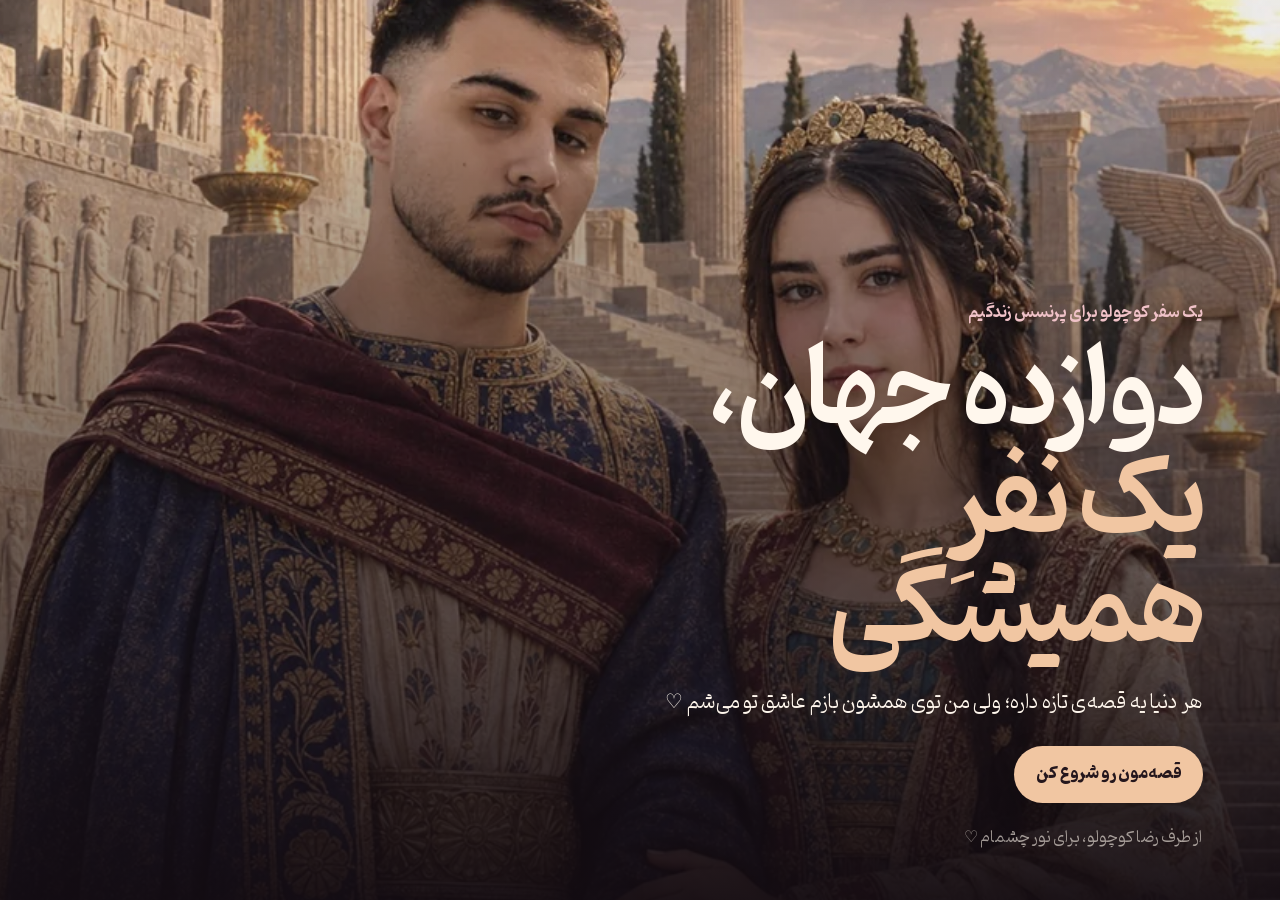
<file: index.html>
<!doctype html>
<html lang="fa" dir="rtl">
  <head>
    <meta charset="UTF-8" />
    <meta
      name="viewport"
      content="width=device-width, initial-scale=1, viewport-fit=cover"
    />
    <meta name="theme-color" content="#221827" />
    <meta name="description" content="دوازده جهان، دوازده قصه — از طرف رضا" />
    <title>دوازده جهان، یک عسل</title>
    <link rel="icon" href="assets/favicon.svg" type="image/svg+xml" />
    <link rel="stylesheet" href="styles.css" />
    <script src="stories.js" defer></script>
    <script src="script.js" defer></script>
  </head>
  <body>
    <a class="skip-link" href="#story-title">رفتن به داستان</a>

    <div class="story-app" id="story-app">
      <section class="intro" id="intro" aria-labelledby="intro-title">
        <div class="intro__image" aria-hidden="true"></div>
        <div class="intro__shade" aria-hidden="true"></div>
        <div class="intro__content">
          <p class="intro__eyebrow">یک سفر کوچولو برای پرنسس زندگیم</p>
          <h1 id="intro-title">دوازده جهان،<br /><em>یک نفرِ همیشگی</em></h1>
          <p class="intro__lead">
            هر دنیا یه قصه‌ی تازه داره؛ ولی من توی همشون بازم عاشق تو می‌شم ♡
          </p>
          <button class="start-button" id="start-story" type="button">
            قصه‌مون رو شروع کن
          </button>
          <p class="intro__from">از طرف رضا کوچولو، برای نور چشمام ♡</p>
        </div>
      </section>

      <main class="reader" id="reader" aria-hidden="true">
        <header class="reader__header">
          <button
            class="brand"
            id="restart-story"
            type="button"
            aria-label="بازگشت به صفحه اول"
          >
            شروع دوباره قصه‌ها
          </button>
          <div class="reader__status">
            <button
              class="music-toggle"
              id="music-toggle"
              type="button"
              aria-pressed="true"
              aria-label="قطع موسیقی"
              title="قطع موسیقی"
            >
              <span class="music-toggle__icon" aria-hidden="true">♫</span>
              <span class="music-toggle__label">موسیقی</span>
            </button>
            <p class="chapter-count">
              فصل <b id="current-number">۱</b> از
              <span id="total-number">۱۲</span>
            </p>
          </div>
        </header>

        <div
          class="story-viewport"
          id="story-viewport"
          tabindex="0"
          aria-label="داستان‌های تصویری؛ برای جابه‌جایی به چپ یا راست بکشید"
        >
          <div class="story-track" id="story-track"></div>
          <p class="swipe-tip" id="swipe-tip">با انگشت ورق بزن</p>
        </div>

        <nav class="reader__controls" aria-label="جابه‌جایی بین فصل‌ها">
          <button
            class="nav-button nav-button--next"
            id="next-story"
            type="button"
          >
            فصل بعد
          </button>
          <div
            class="progress-dots"
            id="progress-dots"
            role="tablist"
            aria-label="فصل‌های داستان"
          ></div>
          <button
            class="nav-button nav-button--previous"
            id="previous-story"
            type="button"
          >
            فصل قبل
          </button>
        </nav>
      </main>

      <section
        class="reality-ending"
        id="reality-ending"
        aria-labelledby="reality-title"
        aria-hidden="true"
      >
        <div class="reality-ending__inner">
          <p class="reality-ending__eyebrow">و اما آخرین دنیا...</p>
          <h2 id="reality-title" tabindex="-1">دنیای واقعیِ خودمون</h2>

          <div class="reality-ending__copy">
            <p>همه‌ی این دنیاها قشنگ بودن...</p>
            <p>
              توی یکی‌شون ملکه بودی، توی یکی پرنسس؛ یک‌جا قهرمان بودی و
              یک‌جا تنها امیدِ آخر دنیا.
            </p>
            <p>
              ولی حقیقت اینه که من برای دوست‌داشتنت به تخت جمشید، قصر،
              مولتی‌ورس یا یک شهر پر از نورهای نئونی احتیاج ندارم.
            </p>
            <p>من تو رو همین‌جا دوست دارم؛ توی همین دنیای معمولی خودمون.</p>
            <p>
              وقتی خسته‌ای، وقتی ساکتی، وقتی خوشحالی، وقتی به خودت شک می‌کنی
              و حتی وقت‌هایی که شاید من نتونستم اون‌طور که باید نشونت بدم
              چقدر برام ارزشمندی.
            </p>
            <p>
              من تلاشت رو می‌بینم، عسل. روزهایی رو که با خستگی ادامه می‌دی
              می‌بینم. مهربونی‌هات، نگرانی‌هات، لبخندت و قلب قشنگی که پشت
              همه‌شون پنهانه رو می‌بینم.
            </p>
            <p>
              شاید نتونم برات دوازده جهان واقعی بسازم، اما دلم می‌خواد توی
              همین یک جهان، آدمی باشم که کنارش احساس امنیت می‌کنی؛ کسی که
              خستگی‌هات پیشش سبک‌تر می‌شن و هیچ‌وقت باعث نمی‌شه فکر کنی کافی
              نیستی.
            </p>
            <p>
              اگر هزار بار دیگه هم بین هزار دنیا گم بشم، باز دنبالت می‌گردم.
              اما خوشبختانه این بار لازم نیست خیلی دور برم...
            </p>
            <p class="reality-ending__promise">
              چون دنیای موردعلاقه‌ی من همین‌جاست؛ هرجایی که تو باشی.
            </p>
          </div>

          <div class="future-photo" role="img" aria-label="قاب عکس آینده‌ی رضا و عسل">
            <span class="future-photo__heart" aria-hidden="true">♡</span>
            <p class="future-photo__title">جای این عکس هنوز خالیه...</p>
            <p>
              چون این یکی رو نمی‌شه ساخت یا از جایی پیدا کرد.<br />
              باید یک روز واقعاً کنار هم بایستیم و خودمون بگیریمش.
            </p>
            <p class="future-photo__waiting">
              بی‌صبرانه منتظر روزی‌ام که فاصله تموم بشه و این قاب رو با
              خاطره‌ی خودمون پُر کنیم.
            </p>
          </div>

          <p class="reality-ending__signoff">
            دوستت دارم، عسلی.<br />از طرف رضا کوچولوت ♡
          </p>
          <button class="ending-restart" id="ending-restart" type="button">
            قصه‌هامون رو دوباره بخونیم
          </button>
        </div>
      </section>

      <p class="live-region" id="live-region" aria-live="polite"></p>
    </div>

    <noscript>برای دیدن این قصه، جاوااسکریپت مرورگر باید روشن باشد.</noscript>
  </body>
</html>
</file>
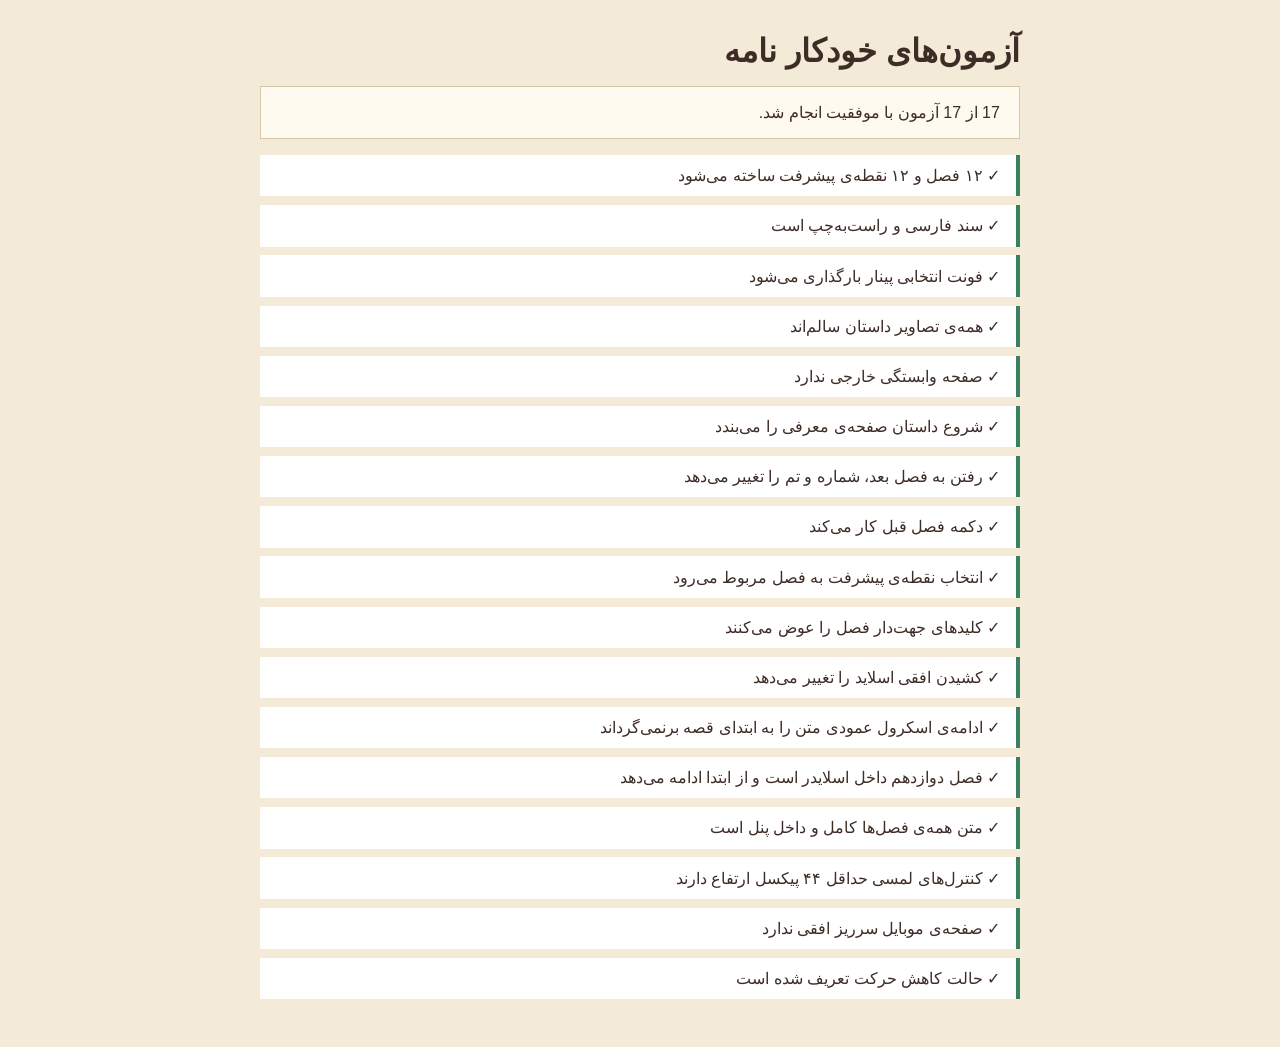
<file: tests.html>
<!doctype html>
<html lang="fa" dir="rtl">
<head>
  <meta charset="UTF-8">
  <meta name="viewport" content="width=device-width, initial-scale=1">
  <title>آزمون‌های LoveLetter</title>
  <style>
    body{margin:0;padding:2rem;font-family:Tahoma,sans-serif;background:#f3ead7;color:#3e2c26}
    main{max-width:760px;margin:auto}h1{margin:0 0 .5rem}.summary{padding:1rem 1.2rem;background:#fffaf0;border:1px solid #d8c6a8}
    ol{padding:0;list-style:none;display:grid;gap:.55rem}.pass,.fail{padding:.7rem 1rem;background:#fff;border-right:4px solid}
    .pass{border-color:#39805e}.fail{border-color:#a6293f}iframe{position:fixed;width:390px;height:844px;left:-10000px;top:0;border:0}
  </style>
</head>
<body>
  <main>
    <h1>آزمون‌های خودکار نامه</h1>
    <p class="summary" id="summary">در حال اجرا...</p>
    <ol id="results"></ol>
  </main>
  <iframe id="app-frame" src="index.html" title="نسخه‌ی آزمایشی سایت"></iframe>
  <script src="tests/browser-tests.js"></script>
</body>
</html>
</file>
<file: styles.css>
@font-face {
  font-family: "Peyda Local";
  src: url("assets/fonts/Peyda-Regular.woff2") format("woff2");
  font-weight: 400;
  font-display: swap;
}

@font-face {
  font-family: "Peyda Local";
  src: url("assets/fonts/Peyda-SemiBold.woff2") format("woff2");
  font-weight: 600;
  font-display: swap;
}

@font-face {
  font-family: "Peyda Local";
  src: url("assets/fonts/Peyda-Bold.woff2") format("woff2");
  font-weight: 700;
  font-display: swap;
}

@font-face {
  font-family: "Pinar Local";
  src: url("assets/fonts/Pinar-Variable.woff2") format("woff2");
  font-weight: 100 900;
  font-display: swap;
}

:root {
  color-scheme: dark;
  --bg: #211921;
  --panel: #ead6b7;
  --accent: #852d3f;
  --ink: #291d20;
  --muted: #6e5654;
  --gutter: clamp(1.1rem, 5vw, 2rem);
  --header-h: 3.85rem;
  --controls-h: 4.7rem;
  --ease: cubic-bezier(0.22, 0.75, 0.18, 1);
}

* {
  box-sizing: border-box;
}
html,
body {
  width: 100%;
  height: 100%;
  overflow: hidden;
}
body {
  margin: 0;
  min-width: 320px;
  background: var(--bg);
  color: var(--ink);
  font-family: "Pinar Local", Tahoma, sans-serif;
  font-size: 16px;
  -webkit-font-smoothing: antialiased;
  overscroll-behavior: none;
}
button {
  font: inherit;
  -webkit-tap-highlight-color: transparent;
}
button:focus-visible,
.story-viewport:focus-visible,
.skip-link:focus-visible {
  outline: 3px solid var(--accent);
  outline-offset: 3px;
}
.skip-link {
  position: fixed;
  z-index: 100;
  top: 0.5rem;
  right: 0.5rem;
  padding: 0.6rem 1rem;
  transform: translateY(-150%);
  background: #fff;
  color: #111;
}
.skip-link:focus {
  transform: translateY(0);
}

.story-app {
  position: relative;
  width: 100%;
  height: 100dvh;
  background: var(--bg);
  color: var(--ink);
  transition:
    background-color 0.55s ease,
    color 0.55s ease;
  isolation: isolate;
}

.intro {
  position: fixed;
  z-index: 50;
  inset: 0;
  display: grid;
  align-items: end;
  color: #fff7ed;
  background: #211921;
  transition:
    opacity 0.7s ease,
    visibility 0.7s ease;
}
.intro.is-hidden {
  opacity: 0;
  visibility: hidden;
  pointer-events: none;
}
.intro__image {
  position: absolute;
  inset: -2rem;
  background: url("assets/story/01-achaemenid.webp") 58% 24% / cover no-repeat;
  filter: saturate(0.82) contrast(0.98);
  transform: scale(1.04);
  animation: intro-drift 10s ease-in-out infinite alternate;
}
@keyframes intro-drift {
  to {
    transform: scale(1.09) translateY(-1%);
  }
}
.intro__shade {
  position: absolute;
  inset: 0;
  background: linear-gradient(
    180deg,
    rgba(18, 11, 17, 0.06) 10%,
    rgba(18, 11, 17, 0.25) 20%,
    rgba(18, 11, 17, 0.95) 100%
  );
}
.intro__content {
  position: relative;
  z-index: 2;
  width: 100%;
  max-width: 46rem;
  padding: 3rem var(--gutter) max(2.25rem, env(safe-area-inset-bottom));
}
.intro__eyebrow {
  margin: 0 0 0.65rem;
  color: #f0c2c8;
  font-size: 16px;
  font-weight: 600;
}
.intro h1 {
  margin: 0;
  font-family: "Pinar Local", sans-serif;
  font-size: clamp(3rem, 13vw, 6.5rem);
  font-weight: 600;
  line-height: 1.05;
  letter-spacing: -0.04em;
}
.intro h1 em {
  color: #f1c6a2;
  font-style: normal;
}
.intro__lead {
  max-width: 34rem;
  margin: 1.05rem 0 1.5rem;
  color: rgba(255, 247, 237);
  font-size: 20px;
  line-height: 1.85;
}
.start-button {
  min-height: 3.3rem;
  padding: 0.7rem 1.35rem;
  color: #25171d;
  background: #f1c6a2;
  border: 0;
  border-radius: 100px;
  font-weight: 700;
  cursor: pointer;
  box-shadow: 0 12px 30px rgba(0, 0, 0, 0.2);
  transition:
    transform 0.2s,
    background 0.2s;
}
.start-button:active {
  transform: scale(0.97);
}
.intro__from {
  margin: 1.15rem 0 0;
  color: rgba(255, 247, 237, 0.6);
  font-size: 16px;
}

.reader {
  height: 100%;
  display: grid;
  grid-template-rows: var(--header-h) minmax(0, 1fr) calc(
      var(--controls-h) + env(safe-area-inset-bottom)
    );
  background: var(--bg);
  transition: background-color 0.55s ease;
}
.reader__header {
  position: relative;
  z-index: 10;
  display: flex;
  align-items: center;
  justify-content: space-between;
  min-width: 0;
  padding: max(0.35rem, env(safe-area-inset-top)) var(--gutter) 0.35rem;
  color: var(--ink);
  background: var(--panel);
  border-bottom: 1px solid color-mix(in srgb, var(--ink) 14%, transparent);
  transition:
    background-color 0.55s ease,
    color 0.55s ease;
}
.brand {
  min-height: 44px;
  display: flex;
  align-items: center;
  gap: 0.38rem;
  padding: 0.3rem 0;
  color: inherit;
  background: transparent;
  border: 0;
  cursor: pointer;
  font-weight: 700;
}
.reader__status {
  min-width: 0;
  display: flex;
  align-items: center;
  gap: clamp(0.35rem, 2vw, 0.8rem);
}
.music-toggle {
  min-width: 44px;
  min-height: 44px;
  display: inline-flex;
  align-items: center;
  justify-content: center;
  gap: 0.35rem;
  padding: 0.3rem 0.65rem;
  color: var(--ink);
  background: color-mix(in srgb, var(--accent) 9%, transparent);
  border: 1px solid color-mix(in srgb, var(--accent) 35%, transparent);
  border-radius: 999px;
  font: inherit;
  font-size: 0.85rem;
  cursor: pointer;
  transition:
    color 0.35s,
    background-color 0.35s,
    border-color 0.35s,
    opacity 0.2s;
}
.music-toggle__icon {
  position: relative;
  color: var(--accent);
  font-family: Georgia, serif;
  font-size: 1.15rem;
  line-height: 1;
}
.music-toggle[aria-pressed="false"] {
  opacity: 0.68;
  background: transparent;
}
.music-toggle[aria-pressed="false"] .music-toggle__icon::after {
  content: "";
  position: absolute;
  inset: 50% -0.12rem auto;
  height: 1.5px;
  background: currentColor;
  transform: rotate(-45deg);
  transform-origin: center;
}
.music-toggle.is-loading .music-toggle__icon {
  animation: music-pulse 1.1s ease-in-out infinite alternate;
}
.music-toggle:focus-visible {
  outline: 2px solid var(--accent);
  outline-offset: 2px;
}
@keyframes music-pulse {
  to { opacity: 0.38; }
}
.brand i {
  color: var(--accent);
  font-family: "Pinar Local";
  font-style: normal;
  font-size: 1.15rem;
}
.chapter-count {
  margin: 0;
  color: var(--muted);
  font-size: 16px;
  transition: color 0.55s;
  display: flex;
  align-items: center;
  gap: 4px;
}

@media (max-width: 390px) {
  .music-toggle__label {
    position: absolute;
    width: 1px;
    height: 1px;
    padding: 0;
    margin: -1px;
    overflow: hidden;
    clip: rect(0, 0, 0, 0);
    white-space: nowrap;
    border: 0;
  }
  .music-toggle {
    padding-inline: 0.55rem;
  }
}
.chapter-count b {
  color: var(--accent);
  font-size: 20px;
}

.story-viewport {
  position: relative;
  min-height: 0;
  overflow: hidden;
  touch-action: pan-y;
  background: var(--bg);
}
.story-track {
  height: 100%;
  display: flex;
  direction: ltr;
  will-change: transform;
  transition: transform 0.65s var(--ease);
}
.story-track.is-dragging {
  transition: none;
}
.story-slide {
  flex: 0 0 100%;
  min-width: 0;
  height: 100%;
  display: grid;
  grid-template-rows: minmax(0, 54%) minmax(0, 46%);
  direction: rtl;
  background: var(--slide-bg);
  color: var(--slide-ink);
}
.story-visual {
  position: relative;
  min-height: 0;
  overflow: hidden;
  background: var(--slide-bg);
}
.story-visual::after {
  content: "";
  position: absolute;
  inset: 0;
  background: linear-gradient(
    180deg,
    transparent 70%,
    color-mix(in srgb, var(--slide-panel) 58%, transparent)
  );
}
.story-visual img {
  position: relative;
  z-index: 1;
  width: 100%;
  height: 100%;
  display: block;
  object-fit: var(--image-fit, contain);
  object-position: var(--image-position);
  filter: saturate(0.9) contrast(1.02);
}
.story-visual--future {
  display: grid;
  place-items: center;
  padding: 1rem var(--gutter);
  background: #3a262b;
}
.story-visual--future::before {
  content: "";
  position: absolute;
  inset: 0;
  background:
    radial-gradient(circle at 18% 20%, rgba(190, 121, 142, 0.3), transparent 45%),
    radial-gradient(circle at 82% 80%, rgba(225, 188, 146, 0.22), transparent 42%),
    #3a262b;
  filter: none;
  transform: none;
  opacity: 1;
}
.story-visual--future::after { display: none; }
.story-visual--future .future-photo--story {
  z-index: 1;
  width: min(100%, 34rem);
  min-height: 0;
  margin: 0;
  padding: 1.5rem 1.2rem;
  color: #342426;
  background: #fffaf2;
}
.story-visual--future .future-photo--story p { line-height: 1.65; }
.story-panel {
  position: relative;
  min-height: 0;
  padding: 1.35rem var(--gutter) 1.55rem;
  overflow-y: auto;
  overscroll-behavior: contain;
  scrollbar-width: thin;
  scrollbar-color: var(--slide-accent) transparent;
  background: var(--slide-panel);
  color: var(--slide-ink);
}
.story-panel__inner {
  max-width: 44rem;
  margin-inline: auto;
}
.story-eyebrow {
  margin: 0 0 0.35rem;
  color: var(--slide-accent);
  font-size: 16px;
  font-weight: 600;
}
.story-title {
  margin: 0 0 0.8rem;
  font-family: "Pinar Local", sans-serif;
  font-size: clamp(1.65rem, 7.2vw, 3.8rem);
  line-height: 1.32;
  font-weight: 700;
  letter-spacing: -0.025em;
}
.story-copy {
  display: grid;
  gap: 0.6rem;
}
.story-copy p {
  margin: 0;
  color: var(--slide-muted);
  font-size: 1rem;
  line-height: 1.75;
}
.story-punchline {
  margin: 0.9rem 0 0;
  padding: 0.75rem 0.9rem;
  color: var(--slide-ink);
  background: color-mix(in srgb, var(--slide-accent) 13%, transparent);
  border-right: 3px solid var(--slide-accent);
  font-size: 0.94rem;
  line-height: 1.75;
  font-weight: 600;
}

.swipe-tip {
  position: absolute;
  z-index: 5;
  left: 50%;
  top: 50%;
  margin: 0;
  padding: 0.55rem 0.9rem;
  transform: translate(-50%, -50%);
  color: #fff;
  background: rgba(12, 10, 17, 0.68);
  border: 1px solid rgba(255, 255, 255, 0.25);
  border-radius: 100px;
  font-size: 0.78rem;
  pointer-events: none;
  backdrop-filter: blur(8px);
  animation: tip-away 0.7s 3.4s forwards;
}
@keyframes tip-away {
  to {
    opacity: 0;
    visibility: hidden;
    transform: translate(-50%, -40%);
  }
}

.reader__controls {
  position: relative;
  z-index: 10;
  display: grid;
  grid-template-columns: auto 1fr auto;
  align-items: center;
  gap: 0.65rem;
  padding: 0.5rem var(--gutter) max(0.5rem, env(safe-area-inset-bottom));
  color: var(--ink);
  background: var(--panel);
  border-top: 1px solid color-mix(in srgb, var(--ink) 14%, transparent);
  transition:
    background-color 0.55s ease,
    color 0.55s ease;
}
.nav-button {
  min-height: 44px;
  min-width: 4.6rem;
  padding: 0.45rem 0.65rem;
  color: var(--ink);
  background: transparent;
  border: 1px solid color-mix(in srgb, var(--ink) 30%, transparent);
  border-radius: 100px;
  cursor: pointer;
  font-size: 0.78rem;
  font-weight: 600;
}
.nav-button:disabled {
  opacity: 0.38;
  cursor: default;
}
.nav-button--next {
  color: var(--panel);
  background: var(--accent);
  border-color: var(--accent);
}
.progress-dots {
  min-width: 0;
  display: flex;
  align-items: center;
  justify-content: center;
  gap: 0;
  direction: ltr;
}
.progress-dot {
  position: relative;
  width: 16px;
  height: 44px;
  padding: 0;
  border: 0;
  background: transparent;
  cursor: pointer;
}
.progress-dot::before {
  content: "";
  position: absolute;
  top: 50%;
  left: 50%;
  width: 7px;
  height: 7px;
  border-radius: 50%;
  background: color-mix(in srgb, var(--ink) 25%, transparent);
  transform: translate(-50%, -50%);
  transition:
    width 0.35s var(--ease),
    background 0.35s;
}
.progress-dot[aria-selected="true"]::before {
  width: 14px;
  border-radius: 8px;
  background: var(--accent);
}
.reality-ending {
  position: fixed;
  z-index: 60;
  inset: 0;
  overflow-y: auto;
  overscroll-behavior: contain;
  color: #342426;
  background:
    radial-gradient(circle at 12% 8%, rgba(142, 52, 73, 0.09), transparent 30rem),
    radial-gradient(circle at 90% 92%, rgba(164, 105, 67, 0.11), transparent 28rem),
    #f4eadc;
  opacity: 0;
  visibility: hidden;
  pointer-events: none;
  transform: translateY(1.25rem);
  transition: opacity 0.65s var(--ease), transform 0.65s var(--ease), visibility 0.65s;
}
.reality-ending.is-visible {
  opacity: 1;
  visibility: visible;
  pointer-events: auto;
  transform: translateY(0);
}
.reality-ending__inner {
  width: min(100%, 48rem);
  min-height: 100%;
  margin-inline: auto;
  padding: max(3.5rem, env(safe-area-inset-top)) var(--gutter) max(3rem, env(safe-area-inset-bottom));
}
.reality-ending__eyebrow {
  margin: 0 0 0.5rem;
  color: #8b3047;
  font-size: 1rem;
  font-weight: 700;
}
.reality-ending h2 {
  margin: 0 0 1.7rem;
  font-size: clamp(2.4rem, 11vw, 5.4rem);
  font-weight: 700;
  line-height: 1.12;
  letter-spacing: -0.035em;
}
.reality-ending__copy {
  display: grid;
  gap: 1rem;
  font-size: 1.08rem;
  line-height: 2;
}
.reality-ending__copy p { margin: 0; }
.reality-ending__promise {
  margin-top: 0.6rem !important;
  color: #7f293f;
  font-size: clamp(1.35rem, 5vw, 2rem);
  font-weight: 700;
  line-height: 1.65 !important;
}
.future-photo {
  position: relative;
  display: grid;
  place-items: center;
  min-height: 19rem;
  margin: 3rem 0 2rem;
  padding: 2.6rem 1.6rem;
  overflow: hidden;
  text-align: center;
  background: rgba(255, 252, 246, 0.72);
  border: 1px solid rgba(92, 61, 55, 0.24);
  box-shadow: 0 1.5rem 4rem rgba(62, 37, 39, 0.1);
  isolation: isolate;
}
.future-photo::before {
  content: "";
  position: absolute;
  z-index: -1;
  inset: 0.75rem;
  border: 1px dashed rgba(139, 48, 71, 0.32);
}
.future-photo p {
  max-width: 29rem;
  margin: 0.4rem auto;
  line-height: 1.9;
}
.future-photo__heart {
  color: #8b3047;
  font-size: 2.5rem;
  line-height: 1;
}
.future-photo__title {
  color: #4c3033;
  font-size: 1.45rem;
  font-weight: 700;
}
.future-photo__waiting {
  margin-top: 1rem !important;
  color: #8b3047;
  font-weight: 700;
}
.reality-ending__signoff {
  margin: 2.25rem 0 1.5rem;
  color: #6f2639;
  font-size: 1.2rem;
  font-weight: 700;
  line-height: 1.9;
}
.ending-restart {
  min-height: 3.2rem;
  padding: 0.75rem 1.25rem;
  color: #fff8ef;
  background: #7f293f;
  border: 0;
  border-radius: 100px;
  font-weight: 700;
  cursor: pointer;
}

.live-region {
  position: fixed;
  width: 1px;
  height: 1px;
  overflow: hidden;
  clip: rect(0 0 0 0);
  white-space: nowrap;
}
noscript {
  position: fixed;
  inset: 0;
  z-index: 100;
  display: grid;
  place-items: center;
  padding: 2rem;
  background: #211921;
  color: white;
  text-align: center;
}

@media (min-width: 760px) {
  :root {
    --header-h: 4.25rem;
    --controls-h: 5rem;
    --gutter: clamp(2rem, 4vw, 4rem);
  }
  .story-slide {
    grid-template-columns: minmax(0, 58%) minmax(320px, 42%);
    grid-template-rows: 1fr;
  }
  .story-visual {
    grid-column: 1;
    grid-row: 1;
  }
  .story-panel {
    grid-column: 2;
    grid-row: 1;
    display: grid;
    align-items: center;
    padding-block: 3rem;
  }
  .story-title {
    font-size: clamp(2.2rem, 3.6vw, 4rem);
  }
  .story-copy p {
    font-size: 1.05rem;
  }
  .intro__content {
    padding-left: 6vw;
    padding-right: 6vw;
    padding-bottom: 5vh;
  }
  .nav-button {
    min-width: 7rem;
    font-size: 0.86rem;
  }
  .progress-dots {
    gap: 0.08rem;
  }
  .progress-dot {
    width: 28px;
  }
  .progress-dot::before {
    width: 8px;
    height: 8px;
  }
}

@media (max-height: 700px) and (max-width: 759px) {
  :root {
    --header-h: 3.5rem;
    --controls-h: 4.3rem;
  }
  .story-slide {
    grid-template-rows: 50% 50%;
  }
  .story-panel {
    padding-top: 1rem;
    padding-bottom: 1rem;
  }
  .story-title {
    font-size: 1.55rem;
    margin-bottom: 0.55rem;
  }
  .story-copy {
    gap: 0.45rem;
  }
  .story-copy p {
    font-size: 0.9rem;
    line-height: 1.62;
  }
  .story-punchline {
    margin-top: 0.6rem;
    padding-block: 0.55rem;
    font-size: 0.88rem;
  }
}

@media (prefers-reduced-motion: reduce) {
  *,
  *::before,
  *::after {
    animation-duration: 0.01ms !important;
    animation-iteration-count: 1 !important;
    transition-duration: 0.01ms !important;
  }
}
</file>
